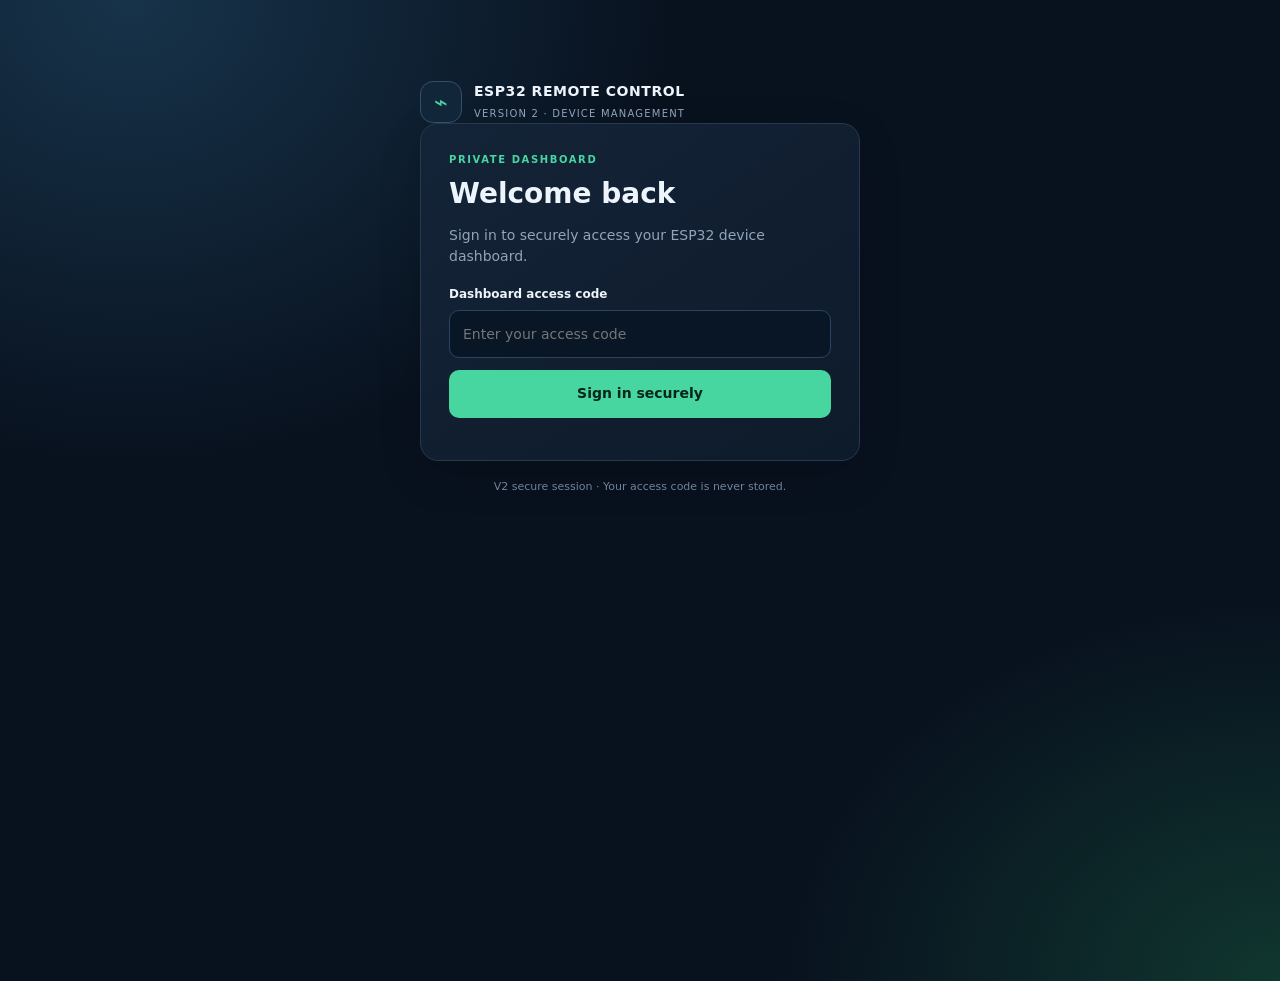
<file: index.html>
<!doctype html>
<html lang="en">
<head>
  <meta charset="utf-8">
  <meta name="viewport" content="width=device-width, initial-scale=1">
  <meta name="theme-color" content="#08111e">
  <meta name="description" content="Secure ESP32 Remote Control V2 device dashboard">
  <title>ESP32 Remote Control V2</title>
  <style>
    :root{color-scheme:dark;--bg:#08111e;--panel:#101d2d;--panel2:#142438;--line:#26394f;--text:#edf4fc;--muted:#91a4ba;--green:#48d6a0;--blue:#70adff;--red:#ff707b;--amber:#f3c66d}
    *{box-sizing:border-box}body{margin:0;background:radial-gradient(ellipse at 10% 0%,#17334a 0,transparent 34%),radial-gradient(ellipse at 100% 100%,#10362f 0,transparent 28%),var(--bg);color:var(--text);font:14px/1.5 system-ui,-apple-system,Segoe UI,sans-serif;min-height:100vh}
    button,input{font:inherit}button{cursor:pointer}.hidden{display:none!important}.wrap{width:min(1160px,calc(100% - 32px));margin:auto}
    header{height:76px;border-bottom:1px solid #ffffff12;background:#08111ecc;backdrop-filter:blur(14px);display:flex;align-items:center;position:sticky;top:0;z-index:5}
    .top{display:flex;align-items:center;justify-content:space-between;gap:16px}.brand{display:flex;align-items:center;gap:12px}.mark{width:42px;height:42px;border-radius:13px;border:1px solid #31506d;background:#12263a;display:grid;place-items:center;color:var(--green);font-size:23px}.brand b{display:block;letter-spacing:.04em;font-size:14px}.brand small{color:var(--muted);font-size:10px;letter-spacing:.12em}
    .topright{display:flex;align-items:center;gap:12px}.pill{display:inline-flex;align-items:center;gap:7px;padding:7px 11px;border:1px solid var(--line);border-radius:999px;color:var(--muted);font-size:12px}.lamp{width:7px;height:7px;border-radius:50%;background:#8292a5}.lamp.online{background:var(--green);box-shadow:0 0 12px #48d6a077}.lamp.offline{background:var(--red)}
    .btn{border:1px solid var(--line);border-radius:10px;background:#17283c;color:var(--text);padding:9px 13px;font-weight:650}.btn:hover{border-color:#55718f}.btn.primary{background:var(--green);color:#06251c;border:0}.btn:disabled{opacity:.45;cursor:not-allowed}
    main{padding:30px 0 50px}.heading{display:flex;justify-content:space-between;align-items:flex-end;gap:16px;margin-bottom:22px}.eyebrow{color:var(--green);font-size:10px;font-weight:800;letter-spacing:.16em;text-transform:uppercase}h1{font-size:clamp(25px,4vw,34px);margin:5px 0 3px;line-height:1.2}.sub{color:var(--muted);margin:0}.grid{display:grid;grid-template-columns:1.35fr .85fr;gap:16px}.stack{display:grid;gap:16px}.card{background:linear-gradient(145deg,#142438f5,#0e1b2bf5);border:1px solid var(--line);border-radius:18px;padding:20px;box-shadow:0 14px 44px #0002}.cardhead{display:flex;justify-content:space-between;align-items:center;gap:10px;margin-bottom:16px}.card h2{font-size:15px;margin:0}.muted{color:var(--muted)}.tiny{font-size:11px;color:var(--muted)}
    .leds{display:grid;grid-template-columns:repeat(3,1fr);gap:12px}.led{border:1px solid var(--line);border-radius:15px;padding:16px;background:#0b1726;min-width:0}.ledtop{display:flex;align-items:center;gap:9px;font-weight:750}.ledbulb{width:13px;height:13px;border-radius:50%;background:#4b5868;box-shadow:inset 0 0 0 2px #ffffff12}.ledbulb.red.on{background:#ff5967;box-shadow:0 0 16px #ff596788}.ledbulb.green.on{background:#48d6a0;box-shadow:0 0 16px #48d6a088}.ledbulb.blue.on{background:#70adff;box-shadow:0 0 16px #70adff88}.ledstate{font-size:12px;color:var(--muted);margin:12px 0}.toggle{width:100%;border:1px solid var(--line);border-radius:9px;background:#17283c;color:var(--text);padding:9px;font-weight:700}.toggle.on{border-color:#34775f;background:#103328;color:#aaf2d5}
    .statgrid{display:grid;grid-template-columns:repeat(2,1fr);gap:10px}.stat{background:#0b1726;border:1px solid #20334a;border-radius:12px;padding:13px}.stat label{display:block;color:var(--muted);font-size:11px}.stat strong{display:block;font-size:18px;margin-top:4px;overflow-wrap:anywhere}.stat strong.smallval{font-size:13px}
    .weather{display:flex;align-items:center;justify-content:space-between;gap:14px}.temp{font-size:38px;font-weight:750;letter-spacing:-.05em}.weathericon{font-size:34px}.weatherdesc{color:var(--muted);font-size:12px}.weathergrid{display:flex;gap:18px;margin-top:14px;color:var(--muted);font-size:12px;flex-wrap:wrap}
    .mapbox{height:170px;border-radius:12px;overflow:hidden;border:1px solid var(--line);background:#10283a;position:relative}.mapbox iframe{width:100%;height:100%;border:0;filter:saturate(.8)}.maplink{display:inline-block;margin-top:10px;color:#91c2ff;text-decoration:none;font-size:12px}
    .activity{display:grid;gap:9px}.activityrow{display:flex;justify-content:space-between;gap:12px;padding:10px 0;border-bottom:1px solid #ffffff0d;font-size:12px}.activityrow:last-child{border:0}.activityrow span:first-child{color:var(--muted)}
    .notice{padding:11px 13px;border:1px solid var(--line);border-radius:11px;color:var(--muted);font-size:12px;margin-top:14px}.notice.good{border-color:#28664f;color:#a9e9d0;background:#0b2923}.notice.bad{border-color:#77404a;color:#ffc0c5;background:#2c1820}
    .login{width:min(440px,calc(100% - 32px));margin:9vh auto}.login .card{padding:28px}.login h1{font-size:28px;margin:10px 0}.login p{color:var(--muted)}label.field{display:block;font-size:12px;font-weight:700;margin:18px 0 7px}input{width:100%;height:48px;padding:0 13px;border:1px solid #2b4561;border-radius:10px;background:#091625;color:var(--text);outline:none}input:focus{border-color:var(--blue);box-shadow:0 0 0 3px #70adff22}.login .btn{width:100%;margin-top:12px;height:48px}.loginmsg{font-size:12px;margin-top:14px;overflow-wrap:anywhere}.foot{text-align:center;color:#70849a;font-size:11px;margin:18px 0}
    @media(max-width:800px){.grid{grid-template-columns:1fr}.heading{align-items:flex-start;flex-direction:column}.mapbox{height:190px}}
    @media(max-width:520px){.wrap{width:min(100% - 22px,1160px)}header{height:68px}.brand small{font-size:9px}.pill{font-size:10px;padding:6px 8px}.topright{gap:7px}.leds{gap:8px}.led{padding:11px}.ledtop{font-size:12px}.toggle{font-size:11px;padding:8px 4px}.card{padding:15px}.statgrid{gap:8px}.stat{padding:10px}.stat strong{font-size:16px}}
  </style>
</head>
<body>
  <section id="loginView" class="login">
    <div class="brand"><div class="mark">⌁</div><div><b>ESP32 REMOTE CONTROL</b><small>VERSION 2 · DEVICE MANAGEMENT</small></div></div>
    <div class="card">
      <div class="eyebrow">Private dashboard</div><h1>Welcome back</h1>
      <p>Sign in to securely access your ESP32 device dashboard.</p>
      <form id="loginForm"><label class="field" for="accessCode">Dashboard access code</label><input id="accessCode" type="password" minlength="12" autocomplete="current-password" placeholder="Enter your access code" required><button class="btn primary" id="loginBtn" type="submit">Sign in securely</button></form>
      <div id="loginMsg" class="loginmsg" role="status" aria-live="polite"></div>
    </div><div class="foot">V2 secure session · Your access code is never stored.</div>
  </section>

  <div id="dashboardView" class="hidden">
    <header><div class="wrap top">
      <div class="brand"><div class="mark">⌁</div><div><b>ESP32 REMOTE CONTROL</b><small>VERSION 2 · DEVICE MANAGEMENT</small></div></div>
      <div class="topright"><span class="pill"><i id="statusLamp" class="lamp"></i><span id="connectionText">Checking device</span></span><button class="btn" id="logoutBtn">Log out</button></div>
    </div></header>
    <main class="wrap">
      <div class="heading"><div><div class="eyebrow">Control center</div><h1>Device dashboard</h1><p class="sub">Monitor and control your ESP32 remotely.</p></div><span class="pill">Device ID · <b id="deviceId">esp32-v2</b></span></div>
      <div class="grid">
        <div class="stack">
          <section class="card">
            <div class="cardhead"><h2>LED controls</h2><span class="tiny">Commands sent securely via cloud</span></div>
            <div class="leds">
              <div class="led"><div class="ledtop"><i class="ledbulb red" id="bulb-red"></i>Red</div><div class="ledstate" id="state-red">Waiting for device</div><button class="toggle" data-led="red" disabled>Turn on</button></div>
              <div class="led"><div class="ledtop"><i class="ledbulb green" id="bulb-green"></i>Green</div><div class="ledstate" id="state-green">Waiting for device</div><button class="toggle" data-led="green" disabled>Turn on</button></div>
              <div class="led"><div class="ledtop"><i class="ledbulb blue" id="bulb-blue"></i>Blue</div><div class="ledstate" id="state-blue">Waiting for device</div><button class="toggle" data-led="blue" disabled>Turn on</button></div>
            </div>
            <div id="commandMsg" class="notice">Device feedback will appear here. Controls activate when device state is available.</div>
          </section>
          <section class="card">
            <div class="cardhead"><h2>Device telemetry</h2><span class="tiny" id="refreshLabel">Auto refresh · 2 seconds</span></div>
            <div class="statgrid">
              <div class="stat"><label>Connection</label><strong id="statConnection">Unknown</strong></div>
              <div class="stat"><label>Last heartbeat</label><strong id="statHeartbeat" class="smallval">Not received</strong></div>
              <div class="stat"><label>Last state update</label><strong id="statState" class="smallval">Not received</strong></div>
              <div class="stat"><label>Heartbeat age</label><strong id="statAge">—</strong></div>
            </div>
          </section>
          <section class="card">
            <div class="cardhead"><h2>Recent activity</h2><span class="tiny">Latest command & acknowledgement</span></div>
            <div class="activity">
              <div class="activityrow"><span>Last command</span><b id="lastCommand">No commands yet</b></div>
              <div class="activityrow"><span>Command status</span><b id="commandStatus">—</b></div>
              <div class="activityrow"><span>Last acknowledgement</span><b id="lastAck">Not received</b></div>
              <div class="activityrow"><span>Last device contact</span><b id="lastSeen">Not received</b></div>
            </div>
          </section>
        </div>
        <aside class="stack">
          <section class="card">
            <div class="cardhead"><h2>Dar es Salaam weather</h2><span class="tiny">Live conditions</span></div>
            <div class="weather"><div><div class="temp" id="temperature">—°</div><div class="weatherdesc" id="weatherDesc">Loading weather…</div></div><div class="weathericon" id="weatherIcon">⛅</div></div>
            <div class="weathergrid"><span id="humidity">Humidity —</span><span id="wind">Wind —</span></div>
            <div class="tiny" style="margin-top:12px">Dar es Salaam, Tanzania · Open-Meteo</div>
          </section>
          <section class="card">
            <div class="cardhead"><h2>Device location</h2><span class="tiny">Configured site</span></div>
            <div class="mapbox"><iframe title="Dar es Salaam map" loading="lazy" src="https://www.openstreetmap.org/export/embed.html?bbox=39.18%2C-6.82%2C39.24%2C-6.76&layer=mapnik&marker=-6.7924%2C39.2083"></iframe></div>
            <a class="maplink" href="https://www.openstreetmap.org/?mlat=-6.7924&mlon=39.2083#map=14/-6.7924/39.2083" target="_blank" rel="noopener">Open larger map ↗</a>
          </section>
          <section class="card">
            <div class="cardhead"><h2>System information</h2></div>
            <div class="activity">
              <div class="activityrow"><span>Platform</span><b>ESP32 · V2</b></div>
              <div class="activityrow"><span>Cloud API</span><b>Connected</b></div>
              <div class="activityrow"><span>Command transport</span><b>MQTT / EMQX</b></div>
              <div class="activityrow"><span>Session</span><b id="sessionRemaining">Active</b></div>
            </div>
          </section>
        </aside>
      </div>
      <div class="foot">ESP32 Remote Control V2 · Secure session · Device commands require firmware connectivity</div>
    </main>
  </div>

  <script>
    // Keep the bearer token for this browser tab only. sessionStorage survives refreshes,
    // but is cleared when the tab session ends; it is never stored in localStorage.
    const API = "https://esp32-remote-control-v2-api.masoudsubi.workers.dev";
    const SESSION_TOKEN_KEY = "esp32v2_session_token";
    const SESSION_EXPIRY_KEY = "esp32v2_session_expiry";
    let sessionToken = null;
    let sessionEndsAt = 0;
    let pollHandle = null;
    let weatherLoaded = false;
    const $ = (id) => document.getElementById(id);
    const authHeaders = () => ({ "Authorization": "Bearer " + sessionToken, "Content-Type": "application/json" });

    $("loginForm").addEventListener("submit", async (event) => {
      event.preventDefault();
      const btn = $("loginBtn");
      btn.disabled = true; btn.textContent = "Signing in…"; $("loginMsg").textContent = "Verifying access with the V2 API…";
      try {
        const response = await fetch(API + "/api/login", { method:"POST", headers:{"Content-Type":"application/json"}, body:JSON.stringify({accessCode:$("accessCode").value}) });
        const data = await response.json();
        if (!response.ok || !data.token) throw new Error(data.error || "Login failed (" + response.status + ")");
        sessionToken = data.token; sessionEndsAt = Date.now() + (data.expiresIn || 28800) * 1000;
        sessionStorage.setItem(SESSION_TOKEN_KEY, sessionToken);
        sessionStorage.setItem(SESSION_EXPIRY_KEY, String(sessionEndsAt));
        $("accessCode").value = ""; $("loginView").classList.add("hidden"); $("dashboardView").classList.remove("hidden");
        startDashboard();
      } catch (error) { $("loginMsg").textContent = error.message || "Could not connect to the API."; }
      finally { btn.disabled = false; btn.textContent = "Sign in securely"; }
    });

    function logout(message) {
      sessionToken = null; sessionEndsAt = 0;
      sessionStorage.removeItem(SESSION_TOKEN_KEY);
      sessionStorage.removeItem(SESSION_EXPIRY_KEY);
      if (pollHandle) clearInterval(pollHandle);
      $("dashboardView").classList.add("hidden"); $("loginView").classList.remove("hidden");
      $("loginMsg").textContent = message || "You have been signed out.";
    }
    $("logoutBtn").addEventListener("click", () => logout("You have been signed out."));

    function startDashboard() {
      refreshStatus(); loadWeather();
      if (pollHandle) clearInterval(pollHandle);
      pollHandle = setInterval(() => {
        if (Date.now() >= sessionEndsAt) { logout("Your 8-hour session expired. Please sign in again."); return; }
        refreshStatus();
      }, 2000);
    }

    async function refreshStatus() {
      try {
        const response = await fetch(API + "/api/status", { headers:authHeaders(), cache:"no-store" });
        if (response.status === 401) { logout("Your session is invalid or expired. Please sign in again."); return; }
        if (!response.ok) throw new Error("Status request failed (" + response.status + ")");
        const d = await response.json();
        $("deviceId").textContent = d.deviceId || "esp32-v2";
        const online = Boolean(d.online);
        $("connectionText").textContent = online ? "Device online" : "Device offline";
        $("statusLamp").className = "lamp " + (online ? "online" : "offline");
        $("statConnection").textContent = online ? "Online" : "Offline";
        $("statConnection").style.color = online ? "var(--green)" : "var(--red)";
        $("statHeartbeat").textContent = formatTime(d.lastHeartbeatAt);
        $("statState").textContent = formatTime(d.lastStateAt);
        $("statAge").textContent = d.heartbeatAgeSeconds == null ? "—" : d.heartbeatAgeSeconds + " sec";
        $("lastSeen").textContent = formatTime(d.lastSeenAt);
        const state = d.leds || {};
        ["red","green","blue"].forEach((led) => {
          const known = typeof state[led] === "boolean", on = state[led] === true;
          $("bulb-" + led).classList.toggle("on", on);
          $("state-" + led).textContent = !known ? "State not reported" : on ? "Currently ON" : "Currently OFF";
          const button = document.querySelector('[data-led="' + led + '"]');
          button.disabled = !known;
          button.textContent = on ? "Turn off" : "Turn on";
          button.classList.toggle("on", on);
        });
        const cmd = d.lastCommand;
        $("lastCommand").textContent = cmd ? cmd.led.toUpperCase() + " → " + (cmd.state ? "ON" : "OFF") : "No commands yet";
        $("commandStatus").textContent = cmd ? (cmd.status || "Pending").replaceAll("_"," ") : "—";
        $("lastAck").textContent = d.lastAck ? d.lastAck.led.toUpperCase() + " " + (d.lastAck.status || "") : "Not received";
      } catch (error) {
        $("connectionText").textContent = "API unavailable"; $("statusLamp").className = "lamp offline";
        $("commandMsg").className = "notice bad"; $("commandMsg").textContent = error.message + ". Retrying automatically.";
      }
      $("sessionRemaining").textContent = Math.max(0, Math.ceil((sessionEndsAt-Date.now())/60000)) + " min";
    }

    document.querySelectorAll("[data-led]").forEach((button) => button.addEventListener("click", async () => {
      const led = button.dataset.led;
      const isOn = button.textContent.toLowerCase().includes("turn off");
      button.disabled = true;
      $("commandMsg").className = "notice"; $("commandMsg").textContent = "Sending " + led + " LED command…";
      try {
        const response = await fetch(API + "/api/command", { method:"POST", headers:authHeaders(), body:JSON.stringify({led, state:!isOn}) });
        const data = await response.json();
        if (response.status === 401) { logout("Session expired. Please sign in again."); return; }
        if (!response.ok) throw new Error(data.error || "Command rejected (" + response.status + ")");
        $("commandMsg").className = "notice good";
        $("commandMsg").textContent = "Command accepted by the MQTT broker. Waiting for ESP32 acknowledgement and updated state. Command ID: " + data.commandId;
        setTimeout(refreshStatus, 1200);
      } catch (error) {
        $("commandMsg").className = "notice bad"; $("commandMsg").textContent = error.message;
      } finally { button.disabled = false; }
    }));

    function formatTime(value) {
      if (!value) return "Not received";
      const date = new Date(value);
      return Number.isNaN(date.getTime()) ? "—" : date.toLocaleString([], {month:"short",day:"numeric",hour:"2-digit",minute:"2-digit",second:"2-digit"});
    }

    async function loadWeather() {
      try {
        const url = "https://api.open-meteo.com/v1/forecast?latitude=-6.7924&longitude=39.2083&current=temperature_2m,relative_humidity_2m,apparent_temperature,is_day,precipitation,weather_code,wind_speed_10m&timezone=Africa%2FDar_es_Salaam";
        const response = await fetch(url);
        if (!response.ok) throw new Error("Weather service unavailable");
        const data = await response.json(), c = data.current;
        $("temperature").textContent = Math.round(c.temperature_2m) + "°";
        $("weatherDesc").textContent = weatherText(c.weather_code) + (c.is_day ? " · Daytime" : " · Night");
        $("weatherIcon").textContent = weatherIcon(c.weather_code,c.is_day);
        $("humidity").textContent = "Humidity " + c.relative_humidity_2m + "%";
        $("wind").textContent = "Wind " + c.wind_speed_10m + " km/h";
        weatherLoaded = true;
      } catch { $("weatherDesc").textContent = "Weather data temporarily unavailable"; }
    }
    function weatherText(code) {
      if(code===0)return "Clear sky";if([1,2,3].includes(code))return "Partly cloudy";if([45,48].includes(code))return "Fog";
      if([51,53,55,56,57].includes(code))return "Drizzle";if([61,63,65,66,67,80,81,82].includes(code))return "Rain";
      if([71,73,75,77,85,86].includes(code))return "Snow";if([95,96,99].includes(code))return "Thunderstorm";return "Current conditions";
    }
    function weatherIcon(code,day) { if([95,96,99].includes(code))return "⛈️";if([51,53,55,56,57,61,63,65,66,67,80,81,82].includes(code))return "🌧️";if([45,48].includes(code))return "🌫️";if(code===0)return day?"☀️":"🌙";return "⛅"; }

    // Restore only an unexpired tab session, then ask the API to validate its token.
    async function restoreSession() {
      const savedToken = sessionStorage.getItem(SESSION_TOKEN_KEY);
      const savedExpiry = Number(sessionStorage.getItem(SESSION_EXPIRY_KEY));
      if (!savedToken || !Number.isFinite(savedExpiry) || savedExpiry <= Date.now()) {
        sessionStorage.removeItem(SESSION_TOKEN_KEY);
        sessionStorage.removeItem(SESSION_EXPIRY_KEY);
        return;
      }

      sessionToken = savedToken;
      sessionEndsAt = savedExpiry;
      try {
        const response = await fetch(API + "/api/status", {
          headers: authHeaders(),
          cache: "no-store"
        });
        if (response.status === 401) {
          logout("Your saved session is invalid or expired. Please sign in again.");
          return;
        }
        // A temporary network/API error should not erase a still-unexpired token.
        $("loginView").classList.add("hidden");
        $("dashboardView").classList.remove("hidden");
        startDashboard();
      } catch {
        $("loginView").classList.add("hidden");
        $("dashboardView").classList.remove("hidden");
        startDashboard();
      }
    }

    restoreSession();
  </script>
</body>
</html>
</file>
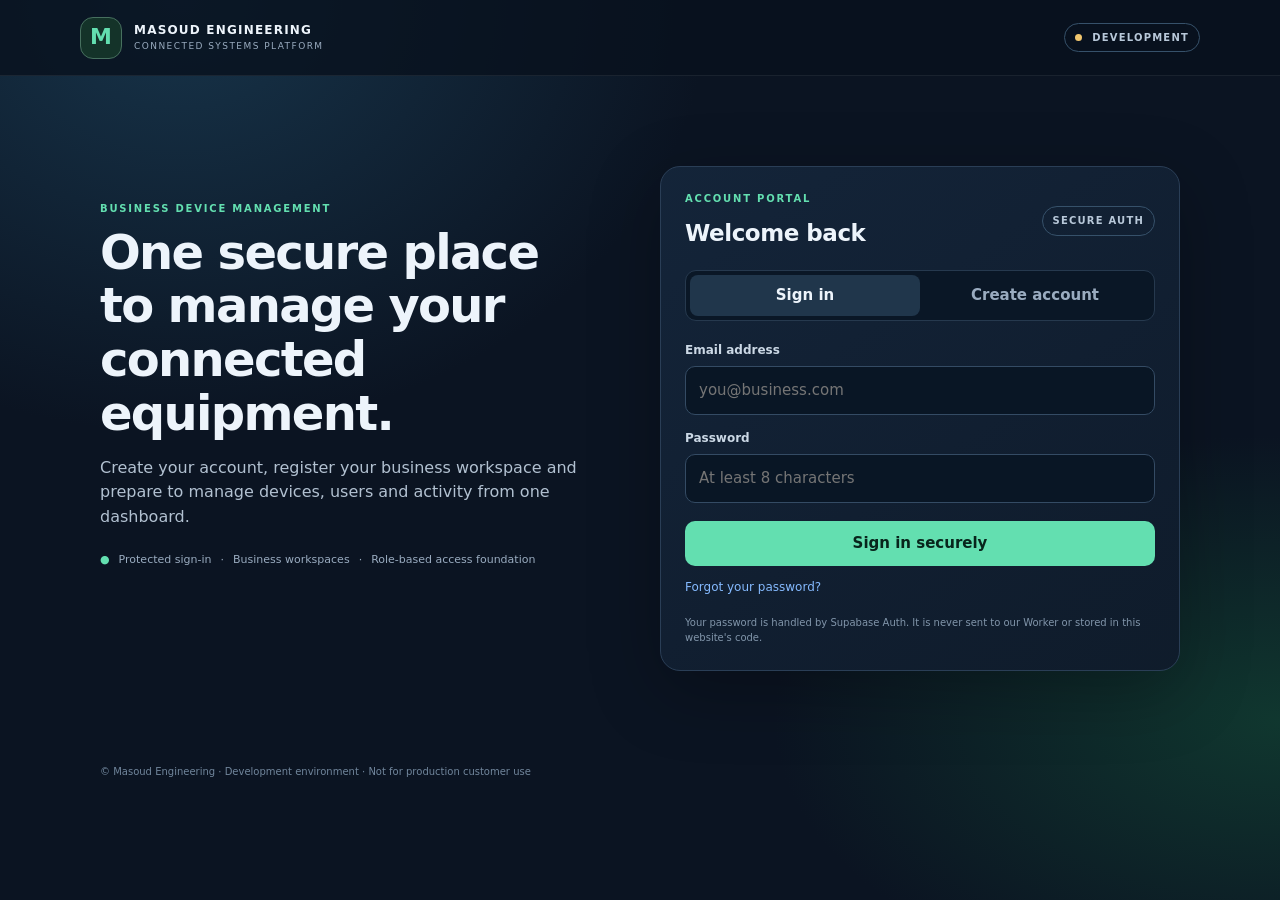
<file: platform/index.html>
<!doctype html>
<html lang="en">
<head>
  <meta charset="utf-8">
  <meta name="viewport" content="width=device-width, initial-scale=1">
  <meta name="theme-color" content="#0b1422">
  <meta name="description" content="Secure business account portal for the IoT platform.">
  <title>Masoud Engineering | IoT Platform</title>
  <link rel="stylesheet" href="./styles.css">
</head>
<body>
  <header class="topbar">
    <a class="brand" href="./" aria-label="IoT Platform home">
      <span class="brand-mark">M</span>
      <span><strong>MASOUD ENGINEERING</strong><small>CONNECTED SYSTEMS PLATFORM</small></span>
    </a>
    <span class="environment"><i></i> DEVELOPMENT</span>
  </header>
  <main class="shell">
    <section class="intro">
      <p class="eyebrow">BUSINESS DEVICE MANAGEMENT</p>
      <h1>One secure place to manage your connected equipment.</h1>
      <p class="lead">Create your account, register your business workspace and prepare to manage devices, users and activity from one dashboard.</p>
      <div class="trustline"><span>●</span> Protected sign-in <span>·</span> Business workspaces <span>·</span> Role-based access foundation</div>
    </section>
    <section class="portal card" aria-live="polite">
      <div class="card-heading">
        <div><p class="eyebrow">ACCOUNT PORTAL</p><h2 id="panel-title">Welcome back</h2></div>
        <span class="secure-tag">SECURE AUTH</span>
      </div>
      <div id="notice" class="notice hidden" role="status"></div>
      <section id="auth-panel">
        <div class="tabs" role="tablist" aria-label="Account actions">
          <button class="tab active" id="login-tab" type="button">Sign in</button>
          <button class="tab" id="signup-tab" type="button">Create account</button>
        </div>
        <form id="auth-form">
          <label for="email">Email address</label>
          <input id="email" name="email" type="email" autocomplete="email" placeholder="you@business.com" required>
          <label for="password">Password</label>
          <input id="password" name="password" type="password" autocomplete="current-password" minlength="8" placeholder="At least 8 characters" required>
          <button class="primary full" id="auth-submit" type="submit">Sign in securely</button>
        </form>
        <button class="text-button" id="forgot-button" type="button">Forgot your password?</button>
        <p class="fineprint">Your password is handled by Supabase Auth. It is never sent to our Worker or stored in this website's code.</p>
      </section>
      <section id="reset-panel" class="hidden">
        <p class="muted">Enter your account email and we'll send a password-reset link.</p>
        <form id="reset-form">
          <label for="reset-email">Email address</label>
          <input id="reset-email" type="email" autocomplete="email" required>
          <button class="primary full" type="submit">Send reset link</button>
        </form>
        <button class="text-button" id="back-to-auth" type="button">Back to sign in</button>
      </section>
      <section id="recovery-panel" class="hidden">
        <p class="muted">Choose a new password for your account.</p>
        <form id="recovery-form">
          <label for="new-password">New password</label>
          <input id="new-password" type="password" minlength="8" autocomplete="new-password" required>
          <label for="confirm-password">Confirm new password</label>
          <input id="confirm-password" type="password" minlength="8" autocomplete="new-password" required>
          <button class="primary full" type="submit">Update password</button>
        </form>
      </section>
      <section id="workspace-panel" class="hidden">
        <div class="signed-in">
          <div><span class="muted">Signed in as</span><strong id="signed-in-email"></strong></div>
          <button class="secondary" id="signout-button" type="button">Sign out</button>
        </div>
        <div class="section-rule"></div>
        <h3>Your business workspaces</h3>
        <p class="muted small">A workspace keeps your business users and devices separate from other customers.</p>
        <div id="org-list" class="org-list"><p class="muted small">Loading your workspaces…</p></div>
        <div class="section-rule"></div>
        <h3>Create a business workspace</h3>
        <form id="org-form">
          <label for="org-name">Business or workspace name</label>
          <input id="org-name" type="text" minlength="2" maxlength="120" placeholder="e.g. ABC Electrical Services" required>
          <label for="org-slug">Workspace ID</label>
          <input id="org-slug" type="text" pattern="[a-z0-9]+(?:-[a-z0-9]+)*" placeholder="abc-electrical-services" required>
          <p class="hint">Lowercase letters, numbers and hyphens only. This ID must be unique.</p>
          <button class="primary full" id="create-org-button" type="submit">Create workspace</button>
        </form>
        <div class="section-rule"></div>
        <h3>Join a business workspace</h3>
        <p class="muted small">If an administrator shared an invitation token with you, enter it here. Your signed-in email must match the invited email address.</p>
        <form id="accept-invitation-form">
          <label for="invitation-token">Invitation token</label>
          <input id="invitation-token" type="text" minlength="32" maxlength="128" autocomplete="off" required>
          <button class="primary full" id="accept-invitation-button" type="submit">Accept invitation</button>
        </form>
        <div class="section-rule"></div>
        <h3>Device enrollment</h3>
        <p class="muted small">Owners and administrators register pending devices and issue a one-time commissioning code. The physical ESP32 must present that code while generating and registering its own unique device credential.</p>
        <p class="fineprint">A portal user cannot activate a device by entering the claim code. The device must complete its own HTTPS enrollment. MQTT credentials and remote control are not enabled yet.</p>
        <p class="fineprint">Development environment only. Device control and production hardware provisioning remain disabled.</p>
      </section>
    </section>
    <footer>© <span id="year"></span> Masoud Engineering · Development environment · Not for production customer use</footer>
  </main>
  <script type="module" src="./app.js"></script>
</body>
</html>
</file>
<file: platform/styles.css>
:root{color-scheme:dark;--bg:#0b1422;--panel:#111f31;--panel2:#17283d;--line:#2a3e56;--text:#edf4fb;--muted:#9aacc0;--accent:#63dfb0;--blue:#85baff;--danger:#ff858b}
*{box-sizing:border-box}
body{margin:0;min-height:100vh;background:radial-gradient(ellipse at 14% 0%,#17344a 0,transparent 34%),radial-gradient(ellipse at 100% 80%,#10372f 0,transparent 28%),var(--bg);color:var(--text);font:15px/1.55 system-ui,-apple-system,"Segoe UI",sans-serif}
button,input{font:inherit}
.topbar{height:76px;border-bottom:1px solid #ffffff12;display:flex;align-items:center;justify-content:space-between;padding:0 max(22px,calc((100% - 1120px)/2));background:#08111dcc}
.brand{display:flex;align-items:center;gap:12px;color:var(--text);text-decoration:none}
.brand-mark{width:42px;height:42px;display:grid;place-items:center;border:1px solid #47705f;border-radius:13px;background:#143329;color:var(--accent);font-size:22px;font-weight:800}
.brand strong,.brand small{display:block}.brand strong{font-size:12px;letter-spacing:.1em}.brand small{font-size:9px;color:var(--muted);letter-spacing:.16em}
.environment,.secure-tag{border:1px solid #36516a;border-radius:999px;padding:6px 10px;color:#b8c8d9;font-size:10px;font-weight:750;letter-spacing:.12em}
.environment i{display:inline-block;width:7px;height:7px;border-radius:50%;background:#f1c66e;margin-right:6px}
.shell{width:min(1080px,calc(100% - 32px));margin:0 auto;padding:62px 0 24px}
.intro{max-width:700px;margin-bottom:30px}
.eyebrow{color:var(--accent);font-size:10px;font-weight:800;letter-spacing:.18em;margin:0 0 9px}
h1{font-size:clamp(30px,5vw,48px);line-height:1.12;letter-spacing:-.035em;margin:0 0 15px;max-width:680px}
.lead{color:#b2c1d1;font-size:16px;max-width:630px;margin:0}
.trustline{display:flex;flex-wrap:wrap;gap:9px;margin-top:21px;color:var(--muted);font-size:11px}
.trustline span:first-child{color:var(--accent)}
.card{width:min(100%,520px);background:linear-gradient(145deg,#14253af5,#0f1b2bf5);border:1px solid var(--line);border-radius:20px;padding:24px;box-shadow:0 20px 70px #0004}
.card-heading{display:flex;align-items:center;justify-content:space-between;gap:12px;margin-bottom:19px}
h2{font-size:23px;margin:0;letter-spacing:-.02em}
h3{font-size:16px;margin:0 0 7px}
.tabs{display:grid;grid-template-columns:1fr 1fr;background:#0a1726;border:1px solid #26394e;border-radius:11px;padding:4px;margin-bottom:20px}
.tab{border:0;border-radius:8px;background:transparent;color:var(--muted);padding:9px;font-weight:700}
.tab.active{background:#20364b;color:var(--text)}
label{display:block;font-size:12px;font-weight:700;color:#cbd8e5;margin:14px 0 6px}
input{width:100%;border:1px solid #344b64;border-radius:10px;background:#091625;color:var(--text);padding:12px 13px;outline:none}
input:focus{border-color:var(--accent);box-shadow:0 0 0 3px #63dfb01c}
button{cursor:pointer}
.primary,.secondary{border-radius:10px;padding:11px 14px;font-weight:750}
.primary{background:var(--accent);color:#08251c;border:0}.primary:hover{filter:brightness(1.06)}.primary:disabled{opacity:.55;cursor:wait}
.secondary{border:1px solid #3a526d;background:#1a2d43;color:var(--text)}
.full{width:100%;margin-top:18px}
.text-button{border:0;background:transparent;color:var(--blue);padding:12px 0 0;font-size:12px}
.fineprint,.hint{color:#8195aa;font-size:10px;margin:16px 0 0}.hint{margin:6px 0 0}
.notice{padding:11px 13px;border:1px solid #45617a;border-radius:10px;background:#13283b;color:#dce8f3;font-size:12px;margin-bottom:15px}
.notice.error{border-color:#75434b;background:#321d27;color:#ffd6d8}.notice.success{border-color:#34765e;background:#123328;color:#b8f2d8}
.hidden{display:none!important}.muted{color:var(--muted)}.small{font-size:12px}
.signed-in{display:flex;justify-content:space-between;align-items:center;gap:12px}.signed-in strong{display:block;overflow-wrap:anywhere}
.section-rule{height:1px;background:#2b3d52;margin:22px 0}
.org-list{display:grid;gap:8px;margin:12px 0}
.org-item{padding:11px 13px;background:#0c1928;border:1px solid #2b4057;border-radius:10px}
.org-item strong{display:block}.org-item span{font-size:11px;color:var(--muted)}
footer{margin-top:38px;color:#71869c;font-size:10px}
@media(min-width:800px){.shell{display:grid;grid-template-columns:1fr 520px;align-items:start;gap:55px;padding-top:90px}.intro{position:sticky;top:100px;margin-top:35px}.card{grid-column:2;grid-row:1}.shell footer{grid-column:1/-1}}
@media(max-width:520px){.topbar{height:68px;padding:0 16px}.brand strong{font-size:10px}.brand small{font-size:8px}.environment{font-size:9px;padding:5px 7px}.shell{padding-top:38px}.card{padding:19px}.trustline{font-size:10px}}

.inline-form{display:grid;gap:8px;margin-top:13px;padding-top:12px;border-top:1px solid #26394e}
.inline-form strong{font-size:12px;color:#cbd8e5}
.inline-form input,.inline-form select{width:100%;border:1px solid #344b64;border-radius:9px;background:#091625;color:var(--text);padding:10px 11px}
.inline-form select{font:inherit}
.inline-form button,.token-result button{justify-self:start}
.token-result{display:grid;gap:9px;margin-top:12px;padding:12px;border:1px solid #3c6658;border-radius:10px;background:#102a25;color:#bcebd7;font-size:11px;overflow-wrap:anywhere}
.token-result code{display:block;padding:9px;background:#071a17;border-radius:7px;color:#e2fff2;font-size:11px;overflow-wrap:anywhere;user-select:all}
#workspace-panel form:not(.inline-form){margin-top:10px}
#workspace-panel form+.fineprint{margin-top:9px}

.device-inventory{margin-top:14px;padding-top:13px;border-top:1px solid #26394e;display:grid;gap:9px}
.device-inventory>strong{font-size:12px;color:#cbd8e5}
.device-list{display:grid;gap:8px}
.device-item{display:grid;gap:8px;padding:10px 11px;border:1px solid #2b4057;border-radius:9px;background:#0a1827;overflow-wrap:anywhere}
.device-item strong,.device-item span{display:block}
.device-item strong{font-size:12px}
.device-item span{font-size:10px;color:var(--muted)}
.device-item code{display:block;padding:8px;background:#071a17;border-radius:7px;color:#e2fff2;font-size:11px;overflow-wrap:anywhere;user-select:all}

.event-entry{display:grid;gap:5px;padding:9px;border:1px solid #2b4057;border-radius:8px;background:#091725}
.event-entry strong{font-size:11px;color:#d7e5f2}
.event-entry code{white-space:pre-wrap;word-break:break-word;color:#b7cce0;background:#07111d;padding:7px;border-radius:6px}
</file>
